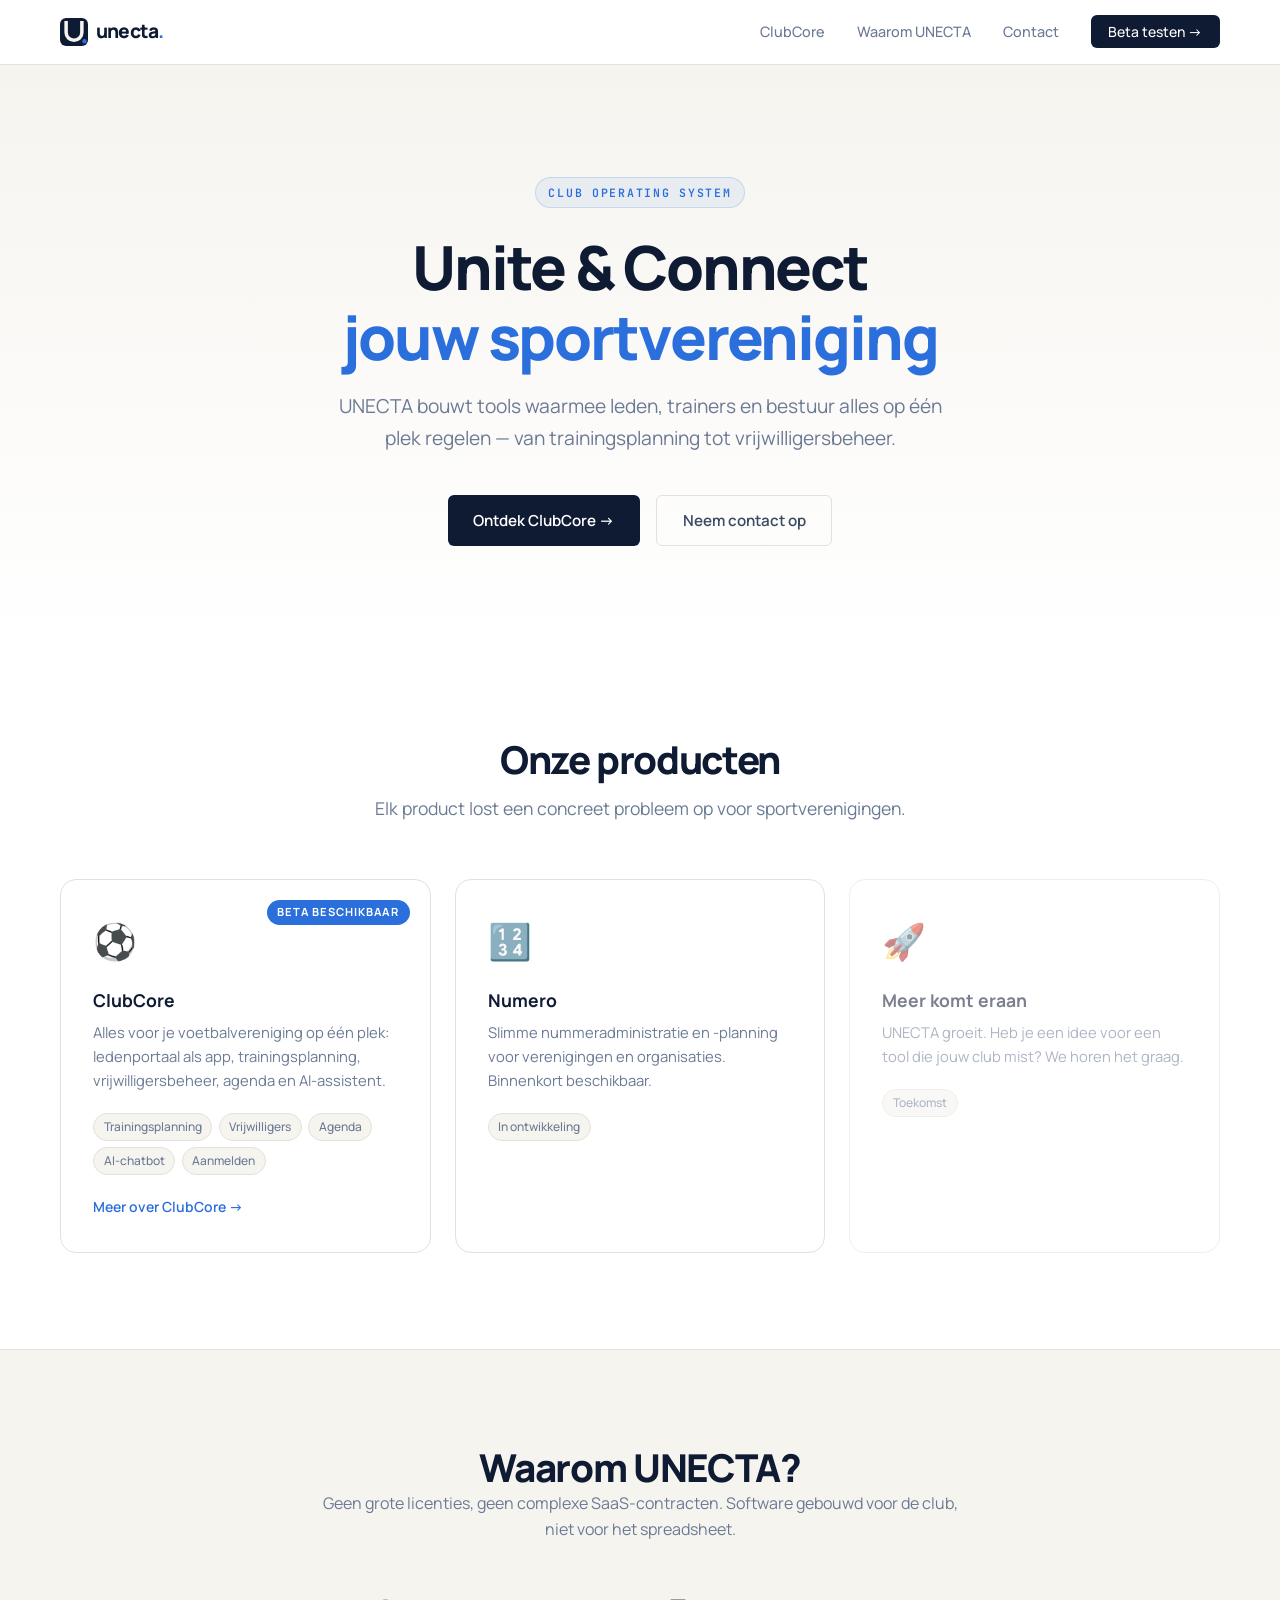
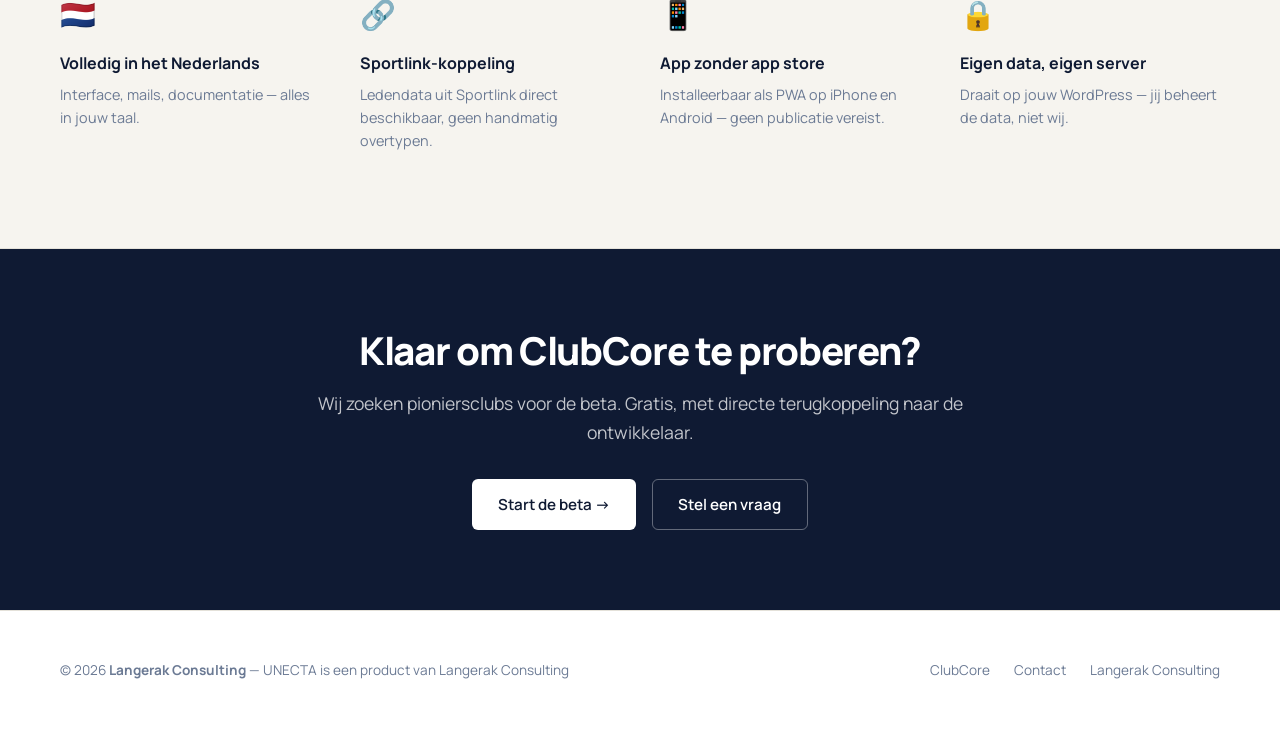
<file: index.html>
<!DOCTYPE html>
<html lang="nl">
<head>
  <meta charset="UTF-8" />
  <meta name="viewport" content="width=device-width, initial-scale=1.0" />
  <title>unecta. — Club Operating System</title>
  <meta name="description" content="UNECTA bouwt software voor sportverenigingen. Unite en connect jouw club met slimme tools voor leden, trainers en bestuur." />

  <!-- Favicon -->
  <link rel="icon" type="image/svg+xml" href="/assets/img/svg/unecta-favicon.svg" />
  <link rel="icon" type="image/png" sizes="32x32" href="/assets/img/png/unecta-favicon-32.png" />
  <link rel="icon" type="image/png" sizes="16x16" href="/assets/img/png/unecta-favicon-16.png" />

  <!-- Fonts -->
  <link rel="preconnect" href="https://fonts.googleapis.com" />
  <link rel="preconnect" href="https://fonts.gstatic.com" crossorigin />
  <link href="https://fonts.googleapis.com/css2?family=Manrope:wght@400;500;600;700;800&family=JetBrains+Mono:wght@500&display=swap" rel="stylesheet" />

  <link rel="stylesheet" href="/assets/css/main.css" />
</head>
<body>

  <!-- ── Nav ───────────────────────────────────────────── -->
  <header class="nav">
    <div class="container nav__inner">
      <a href="/" class="nav__logo">
        <!-- UNECTA monogram (U-vorm) -->
        <svg width="28" height="28" viewBox="0 0 128 128" fill="none" xmlns="http://www.w3.org/2000/svg" aria-hidden="true">
          <rect width="128" height="128" rx="28" fill="#0F1A33"/>
          <path d="M 28 22 L 28 66 A 36 36 0 0 0 100 66 L 100 22" fill="none" stroke="#F6F4EF" stroke-width="16" stroke-linecap="square"/>
          <circle cx="112" cy="106" r="10" fill="#2A6FDB"/>
        </svg>
        <span>unecta<span style="color:var(--color-accent)">.</span></span>
      </a>
      <nav>
        <ul class="nav__links">
          <li><a href="/clubcore">ClubCore</a></li>
          <li><a href="#waarom">Waarom UNECTA</a></li>
          <li><a href="mailto:peter@langerak.org">Contact</a></li>
          <li><a href="https://clubcore.unecta.nl" class="nav__cta">Beta testen →</a></li>
        </ul>
      </nav>
    </div>
  </header>

  <!-- ── Hero ──────────────────────────────────────────── -->
  <section class="hero">
    <div class="container">
      <div class="hero__eyebrow" style="font-family:var(--font-mono);font-size:.72rem;letter-spacing:.15em">CLUB OPERATING SYSTEM</div>
      <h1 class="hero__title">
        Unite &amp; Connect<br />
        <span>jouw sportvereniging</span>
      </h1>
      <p class="hero__sub">
        UNECTA bouwt tools waarmee leden, trainers en bestuur alles op één plek regelen —
        van trainingsplanning tot vrijwilligersbeheer.
      </p>
      <div class="hero__actions">
        <a href="/clubcore" class="btn btn--primary">Ontdek ClubCore →</a>
        <a href="mailto:peter@langerak.org" class="btn btn--ghost">Neem contact op</a>
      </div>
    </div>
  </section>

  <!-- ── Producten ──────────────────────────────────────── -->
  <section class="products">
    <div class="container">
      <div class="products__header">
        <h2>Onze producten</h2>
        <p>Elk product lost een concreet probleem op voor sportverenigingen.</p>
      </div>

      <div class="products__grid">

        <!-- ClubCore -->
        <div class="product-card product-card--featured">
          <div class="product-card__icon">⚽</div>
          <div class="product-card__name">ClubCore</div>
          <p class="product-card__desc">
            Alles voor je voetbalvereniging op één plek: ledenportaal als app,
            trainingsplanning, vrijwilligersbeheer, agenda en AI-assistent.
          </p>
          <div class="product-card__tags">
            <span class="tag">Trainingsplanning</span>
            <span class="tag">Vrijwilligers</span>
            <span class="tag">Agenda</span>
            <span class="tag">AI-chatbot</span>
            <span class="tag">Aanmelden</span>
          </div>
          <a href="/clubcore" class="product-card__link">Meer over ClubCore →</a>
        </div>

        <!-- Numero -->
        <div class="product-card">
          <div class="product-card__icon">🔢</div>
          <div class="product-card__name">Numero</div>
          <p class="product-card__desc">
            Slimme nummeradministratie en -planning voor verenigingen en organisaties.
            Binnenkort beschikbaar.
          </p>
          <div class="product-card__tags">
            <span class="tag">In ontwikkeling</span>
          </div>
        </div>

        <!-- Placeholder toekomstig product -->
        <div class="product-card" style="opacity:.55; pointer-events:none;">
          <div class="product-card__icon">🚀</div>
          <div class="product-card__name">Meer komt eraan</div>
          <p class="product-card__desc">
            UNECTA groeit. Heb je een idee voor een tool die jouw club mist?
            We horen het graag.
          </p>
          <div class="product-card__tags">
            <span class="tag">Toekomst</span>
          </div>
        </div>

      </div>
    </div>
  </section>

  <!-- ── Waarom UNECTA ──────────────────────────────────── -->
  <section class="why" id="waarom">
    <div class="container">
      <div class="text-center">
        <h2>Waarom UNECTA?</h2>
        <p class="text-muted mt-2" style="margin:0 auto">
          Geen grote licenties, geen complexe SaaS-contracten. Software gebouwd voor de club, niet voor het spreadsheet.
        </p>
      </div>
      <div class="why__grid">
        <div class="why-item">
          <div class="why-item__icon">🇳🇱</div>
          <div class="why-item__title">Volledig in het Nederlands</div>
          <p class="why-item__text">Interface, mails, documentatie — alles in jouw taal.</p>
        </div>
        <div class="why-item">
          <div class="why-item__icon">🔗</div>
          <div class="why-item__title">Sportlink-koppeling</div>
          <p class="why-item__text">Ledendata uit Sportlink direct beschikbaar, geen handmatig overtypen.</p>
        </div>
        <div class="why-item">
          <div class="why-item__icon">📱</div>
          <div class="why-item__title">App zonder app store</div>
          <p class="why-item__text">Installeerbaar als PWA op iPhone en Android — geen publicatie vereist.</p>
        </div>
        <div class="why-item">
          <div class="why-item__icon">🔒</div>
          <div class="why-item__title">Eigen data, eigen server</div>
          <p class="why-item__text">Draait op jouw WordPress — jij beheert de data, niet wij.</p>
        </div>
      </div>
    </div>
  </section>

  <!-- ── CTA ───────────────────────────────────────────── -->
  <section class="cta-section">
    <div class="container">
      <h2>Klaar om ClubCore te proberen?</h2>
      <p>Wij zoeken pioniersclubs voor de beta. Gratis, met directe terugkoppeling naar de ontwikkelaar.</p>
      <div class="hero__actions">
        <a href="https://clubcore.unecta.nl" class="btn btn--primary">Start de beta →</a>
        <a href="mailto:peter@langerak.org" class="btn btn--ghost">Stel een vraag</a>
      </div>
    </div>
  </section>

  <!-- ── Footer ─────────────────────────────────────────── -->
  <footer class="footer">
    <div class="container footer__inner">
      <p class="footer__copy">
        © 2026 <strong>Langerak Consulting</strong> — UNECTA is een product van Langerak Consulting
      </p>
      <ul class="footer__links">
        <li><a href="/clubcore">ClubCore</a></li>
        <li><a href="mailto:peter@langerak.org">Contact</a></li>
        <li><a href="https://langerakconsulting.nl">Langerak Consulting</a></li>
      </ul>
    </div>
  </footer>

</body>
</html>
</file>
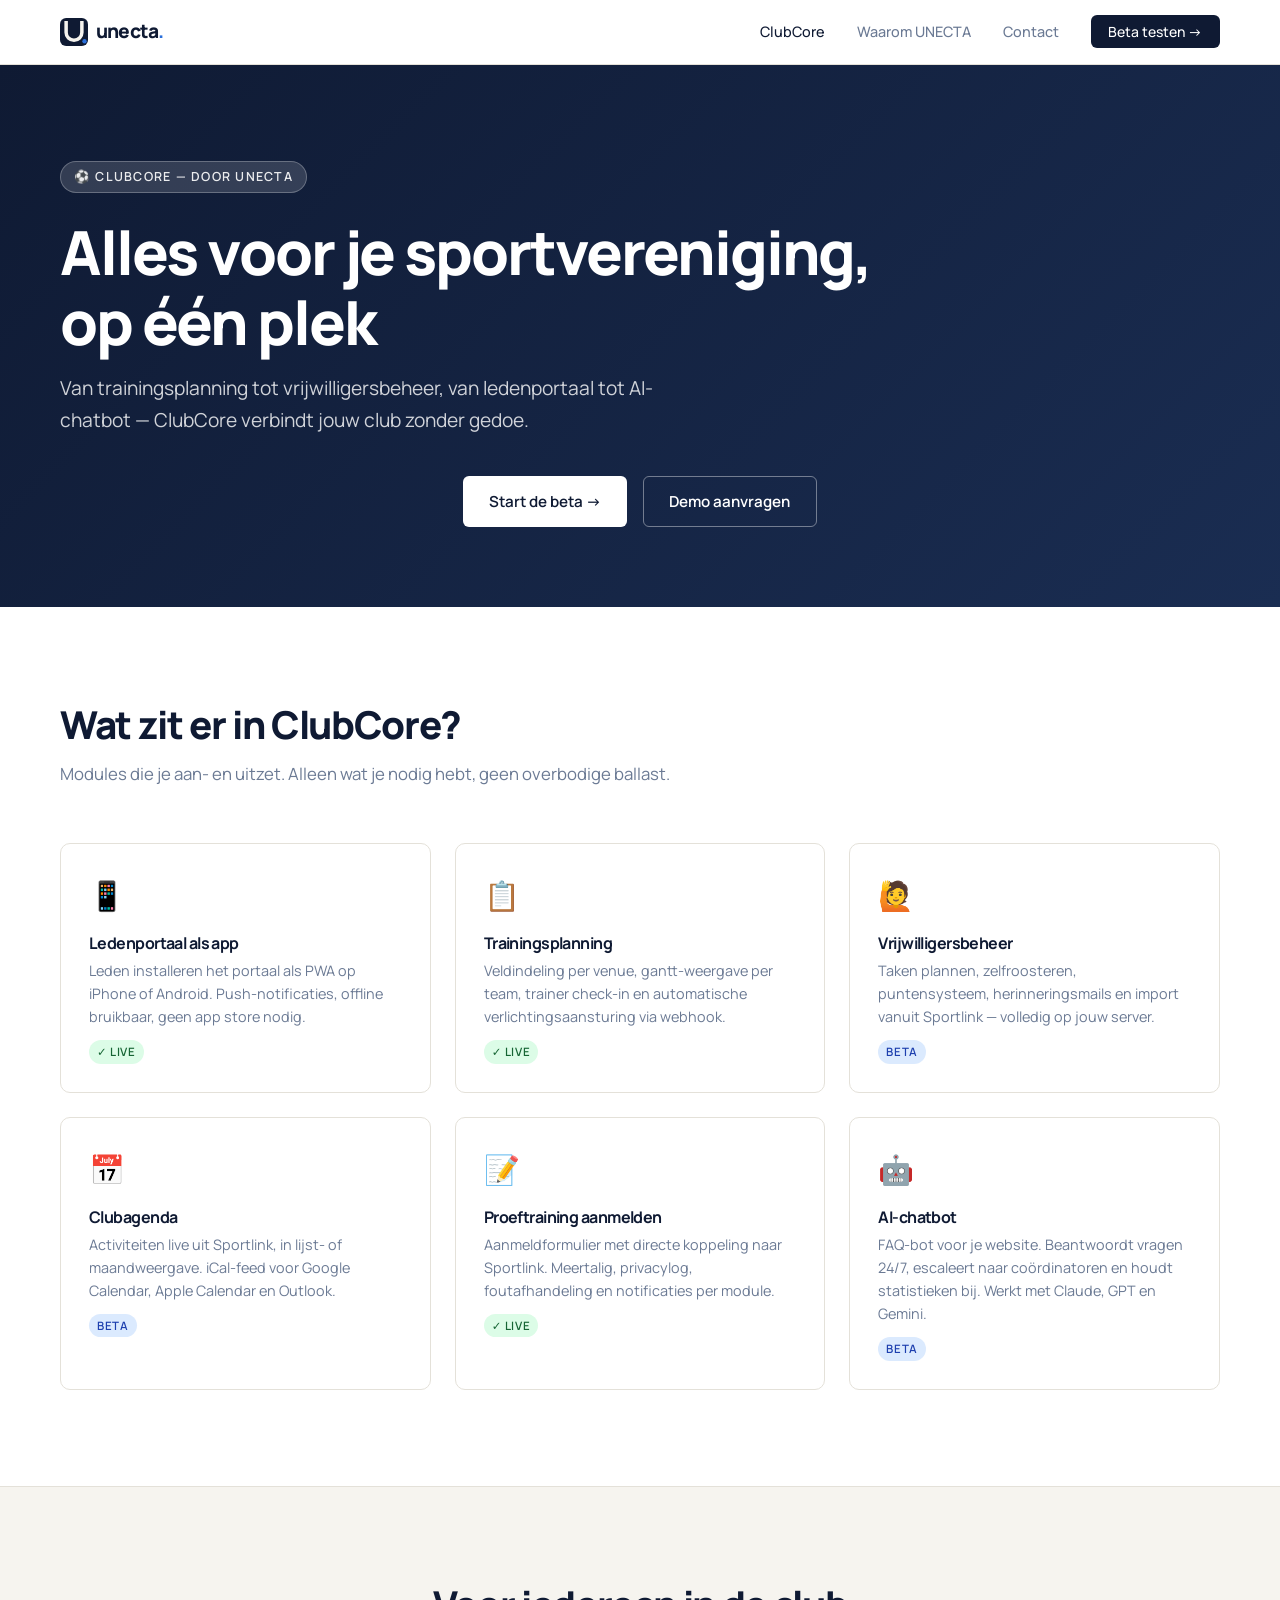
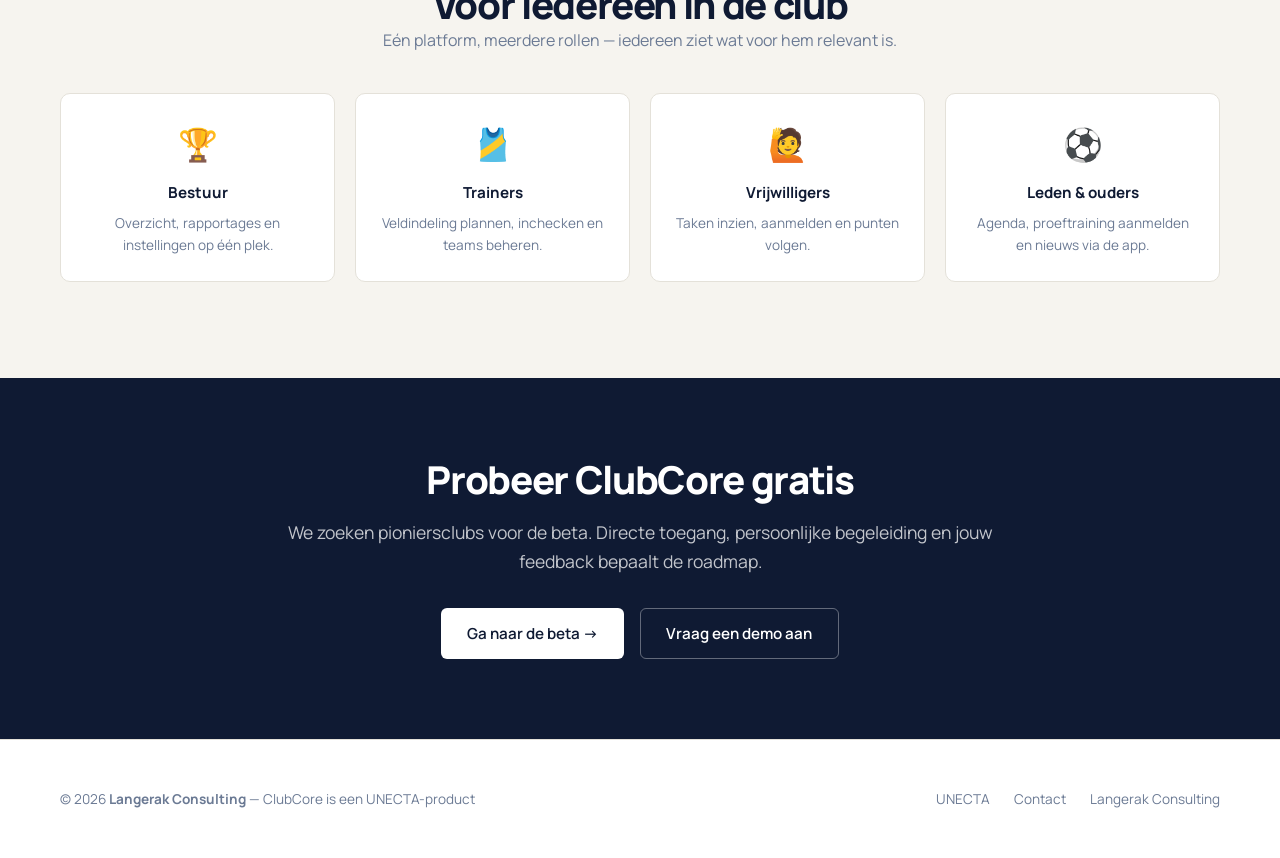
<file: clubcore/index.html>
<!DOCTYPE html>
<html lang="nl">
<head>
  <meta charset="UTF-8" />
  <meta name="viewport" content="width=device-width, initial-scale=1.0" />
  <title>ClubCore — Alles voor je sportvereniging | UNECTA</title>
  <meta name="description" content="ClubCore is de complete plugin-suite voor Nederlandse sportverenigingen. Trainingsplanning, vrijwilligersbeheer, agenda, AI-chatbot en meer — als PWA op je telefoon." />

  <!-- Favicon -->
  <link rel="icon" type="image/svg+xml" href="/assets/img/svg/unecta-favicon.svg" />
  <link rel="icon" type="image/png" sizes="32x32" href="/assets/img/png/unecta-favicon-32.png" />

  <!-- Fonts -->
  <link rel="preconnect" href="https://fonts.googleapis.com" />
  <link rel="preconnect" href="https://fonts.gstatic.com" crossorigin />
  <link href="https://fonts.googleapis.com/css2?family=Manrope:wght@400;500;600;700;800&family=JetBrains+Mono:wght@500&display=swap" rel="stylesheet" />

  <link rel="stylesheet" href="/assets/css/main.css" />
</head>
<body>

  <!-- ── Nav ───────────────────────────────────────────── -->
  <header class="nav">
    <div class="container nav__inner">
      <a href="/" class="nav__logo">
        <svg width="28" height="28" viewBox="0 0 128 128" fill="none" xmlns="http://www.w3.org/2000/svg" aria-hidden="true">
          <rect width="128" height="128" rx="28" fill="#0F1A33"/>
          <path d="M 28 22 L 28 66 A 36 36 0 0 0 100 66 L 100 22" fill="none" stroke="#F6F4EF" stroke-width="16" stroke-linecap="square"/>
          <circle cx="112" cy="106" r="10" fill="#2A6FDB"/>
        </svg>
        <span>unecta<span style="color:var(--color-accent)">.</span></span>
      </a>
      <nav>
        <ul class="nav__links">
          <li><a href="/clubcore" style="color:var(--color-dark)">ClubCore</a></li>
          <li><a href="/#waarom">Waarom UNECTA</a></li>
          <li><a href="mailto:peter@langerak.org">Contact</a></li>
          <li><a href="https://clubcore.unecta.nl" class="nav__cta">Beta testen →</a></li>
        </ul>
      </nav>
    </div>
  </header>

  <!-- ── Product hero ──────────────────────────────────── -->
  <section class="product-hero">
    <div class="container">
      <div class="product-hero__badge">⚽ ClubCore — door UNECTA</div>
      <h1>Alles voor je sportvereniging,<br />op één plek</h1>
      <p class="product-hero__sub">
        Van trainingsplanning tot vrijwilligersbeheer, van ledenportaal tot
        AI-chatbot — ClubCore verbindt jouw club zonder gedoe.
      </p>
      <div class="hero__actions">
        <a href="https://clubcore.unecta.nl" class="btn btn--primary">Start de beta →</a>
        <a href="mailto:peter@langerak.org" class="btn btn--ghost">Demo aanvragen</a>
      </div>
    </div>
  </section>

  <!-- ── Features ───────────────────────────────────────── -->
  <section class="features">
    <div class="container">
      <div class="features__header">
        <h2>Wat zit er in ClubCore?</h2>
        <p>Modules die je aan- en uitzet. Alleen wat je nodig hebt, geen overbodige ballast.</p>
      </div>

      <div class="features__grid">

        <div class="feature-card">
          <div class="feature-card__icon">📱</div>
          <h3 class="feature-card__title">Ledenportaal als app</h3>
          <p class="feature-card__desc">
            Leden installeren het portaal als PWA op iPhone of Android.
            Push-notificaties, offline bruikbaar, geen app store nodig.
          </p>
          <span class="status status--live">✓ Live</span>
        </div>

        <div class="feature-card">
          <div class="feature-card__icon">📋</div>
          <h3 class="feature-card__title">Trainingsplanning</h3>
          <p class="feature-card__desc">
            Veldindeling per venue, gantt-weergave per team, trainer check-in
            en automatische verlichtingsaansturing via webhook.
          </p>
          <span class="status status--live">✓ Live</span>
        </div>

        <div class="feature-card">
          <div class="feature-card__icon">🙋</div>
          <h3 class="feature-card__title">Vrijwilligersbeheer</h3>
          <p class="feature-card__desc">
            Taken plannen, zelfroosteren, puntensysteem, herinneringsmails
            en import vanuit Sportlink — volledig op jouw server.
          </p>
          <span class="status status--beta">Beta</span>
        </div>

        <div class="feature-card">
          <div class="feature-card__icon">📅</div>
          <h3 class="feature-card__title">Clubagenda</h3>
          <p class="feature-card__desc">
            Activiteiten live uit Sportlink, in lijst- of maandweergave.
            iCal-feed voor Google Calendar, Apple Calendar en Outlook.
          </p>
          <span class="status status--beta">Beta</span>
        </div>

        <div class="feature-card">
          <div class="feature-card__icon">📝</div>
          <h3 class="feature-card__title">Proeftraining aanmelden</h3>
          <p class="feature-card__desc">
            Aanmeldformulier met directe koppeling naar Sportlink.
            Meertalig, privacylog, foutafhandeling en notificaties per module.
          </p>
          <span class="status status--live">✓ Live</span>
        </div>

        <div class="feature-card">
          <div class="feature-card__icon">🤖</div>
          <h3 class="feature-card__title">AI-chatbot</h3>
          <p class="feature-card__desc">
            FAQ-bot voor je website. Beantwoordt vragen 24/7, escaleert
            naar coördinatoren en houdt statistieken bij. Werkt met Claude, GPT en Gemini.
          </p>
          <span class="status status--beta">Beta</span>
        </div>

      </div>
    </div>
  </section>

  <!-- ── Voor wie ────────────────────────────────────────── -->
  <section class="for-who">
    <div class="container">
      <div class="text-center">
        <h2>Voor iedereen in de club</h2>
        <p class="text-muted mt-2" style="margin:0 auto">
          Eén platform, meerdere rollen — iedereen ziet wat voor hem relevant is.
        </p>
      </div>
      <div class="for-who__grid">
        <div class="role-card">
          <div class="role-card__icon">🏆</div>
          <div class="role-card__title">Bestuur</div>
          <p class="role-card__desc">Overzicht, rapportages en instellingen op één plek.</p>
        </div>
        <div class="role-card">
          <div class="role-card__icon">🎽</div>
          <div class="role-card__title">Trainers</div>
          <p class="role-card__desc">Veldindeling plannen, inchecken en teams beheren.</p>
        </div>
        <div class="role-card">
          <div class="role-card__icon">🙋</div>
          <div class="role-card__title">Vrijwilligers</div>
          <p class="role-card__desc">Taken inzien, aanmelden en punten volgen.</p>
        </div>
        <div class="role-card">
          <div class="role-card__icon">⚽</div>
          <div class="role-card__title">Leden &amp; ouders</div>
          <p class="role-card__desc">Agenda, proeftraining aanmelden en nieuws via de app.</p>
        </div>
      </div>
    </div>
  </section>

  <!-- ── CTA ───────────────────────────────────────────── -->
  <section class="cta-section">
    <div class="container">
      <h2>Probeer ClubCore gratis</h2>
      <p>
        We zoeken pioniersclubs voor de beta. Directe toegang, persoonlijke
        begeleiding en jouw feedback bepaalt de roadmap.
      </p>
      <div class="hero__actions">
        <a href="https://clubcore.unecta.nl" class="btn btn--primary">Ga naar de beta →</a>
        <a href="mailto:peter@langerak.org" class="btn btn--ghost">Vraag een demo aan</a>
      </div>
    </div>
  </section>

  <!-- ── Footer ─────────────────────────────────────────── -->
  <footer class="footer">
    <div class="container footer__inner">
      <p class="footer__copy">
        © 2026 <strong>Langerak Consulting</strong> — ClubCore is een UNECTA-product
      </p>
      <ul class="footer__links">
        <li><a href="/">UNECTA</a></li>
        <li><a href="mailto:peter@langerak.org">Contact</a></li>
        <li><a href="https://langerakconsulting.nl">Langerak Consulting</a></li>
      </ul>
    </div>
  </footer>

</body>
</html>
</file>
<file: assets/css/main.css>
/* ═══════════════════════════════════════════════════════
   UNECTA — main.css
   Brand: Ink #0F1A33 · Blue #2A6FDB · Cream #F6F4EF
   Font:  Manrope 800 + JetBrains Mono 500
   ═══════════════════════════════════════════════════════ */

:root {
  /* Brand */
  --color-primary:       #0F1A33;   /* Ink — hoofd */
  --color-primary-light: #1a2d52;   /* Ink licht */
  --color-accent:        #2A6FDB;   /* Blue */
  --color-accent-hover:  #2260c4;   /* Blue donkerder */
  --color-cream:         #F6F4EF;   /* Cream — achtergrond */

  /* Neutrals */
  --color-dark:      #0F1A33;
  --color-body:      #3a4a63;
  --color-muted:     #6b7a94;
  --color-border:    #e4e1d9;       /* Cream-tinted border */
  --color-surface:   #F6F4EF;       /* Cream */
  --color-white:     #ffffff;

  /* Typography */
  --font-sans: 'Manrope', system-ui, -apple-system, sans-serif;
  --font-mono: 'JetBrains Mono', ui-monospace, monospace;

  /* Spacing */
  --radius-sm: 6px;
  --radius-md: 10px;
  --radius-lg: 16px;

  /* Shadows */
  --shadow-sm: 0 1px 3px rgba(0,0,0,.08), 0 1px 2px rgba(0,0,0,.06);
  --shadow-md: 0 4px 16px rgba(0,0,0,.10);
  --shadow-lg: 0 12px 40px rgba(0,0,0,.14);
}

/* ── Reset ──────────────────────────────────────────────── */
*, *::before, *::after { box-sizing: border-box; margin: 0; padding: 0; }

html { scroll-behavior: smooth; -webkit-text-size-adjust: 100%; }

body {
  font-family: var(--font-sans);
  font-size: 16px;
  line-height: 1.65;
  color: var(--color-body);
  background: var(--color-white);
  -webkit-font-smoothing: antialiased;
}

img, svg { display: block; max-width: 100%; }
a { color: inherit; text-decoration: none; }
button { cursor: pointer; font-family: inherit; border: none; background: none; }

/* ── Typography ─────────────────────────────────────────── */
h1, h2, h3, h4 {
  color: var(--color-dark);
  line-height: 1.15;
  font-weight: 800;
  letter-spacing: -0.035em;
}
h1 { font-size: clamp(2.4rem, 5vw, 3.8rem); }
h2 { font-size: clamp(1.7rem, 3vw, 2.6rem); }
h3 { font-size: 1.15rem; font-weight: 700; }
p  { max-width: 65ch; }

/* ── Layout ─────────────────────────────────────────────── */
.container {
  width: min(1160px, 100% - 3rem);
  margin-inline: auto;
}

section { padding: 6rem 0; }

/* ── Nav ────────────────────────────────────────────────── */
.nav {
  position: sticky;
  top: 0;
  z-index: 100;
  background: rgba(255,255,255,.85);
  backdrop-filter: blur(12px);
  -webkit-backdrop-filter: blur(12px);
  border-bottom: 1px solid var(--color-border);
}

.nav__inner {
  display: flex;
  align-items: center;
  justify-content: space-between;
  height: 64px;
}

.nav__logo {
  display: flex;
  align-items: center;
  gap: .5rem;
  font-weight: 800;
  font-size: 1.2rem;
  color: var(--color-dark);
  letter-spacing: -0.04em;
}

.nav__logo svg { flex-shrink: 0; }

.nav__links {
  display: flex;
  align-items: center;
  gap: 2rem;
  list-style: none;
  font-size: .9rem;
  font-weight: 500;
  color: var(--color-muted);
}

.nav__links a:hover { color: var(--color-dark); }

.nav__cta {
  background: var(--color-primary);
  color: var(--color-white) !important;
  padding: .45rem 1.1rem;
  border-radius: var(--radius-sm);
  font-size: .875rem !important;
  transition: background .15s;
}
.nav__cta:hover { background: var(--color-primary-light) !important; }

@media (max-width: 680px) {
  .nav__links { display: none; }
}

/* ── Buttons ─────────────────────────────────────────────── */
.btn {
  display: inline-flex;
  align-items: center;
  gap: .5rem;
  padding: .75rem 1.6rem;
  border-radius: var(--radius-sm);
  font-size: .95rem;
  font-weight: 600;
  transition: all .15s;
  white-space: nowrap;
}

.btn--primary {
  background: var(--color-primary);
  color: var(--color-white);
}
.btn--primary:hover { background: var(--color-primary-light); transform: translateY(-1px); box-shadow: var(--shadow-md); }

.btn--ghost {
  background: transparent;
  color: var(--color-body);
  border: 1.5px solid var(--color-border);
}
.btn--ghost:hover { border-color: var(--color-primary); color: var(--color-primary); }

/* ── Hero ────────────────────────────────────────────────── */
.hero {
  padding: 7rem 0 6rem;
  text-align: center;
  background: linear-gradient(180deg, var(--color-cream) 0%, var(--color-white) 100%);
}

.hero__eyebrow {
  display: inline-flex;
  align-items: center;
  gap: .4rem;
  font-size: .8rem;
  font-weight: 600;
  color: var(--color-accent);
  text-transform: uppercase;
  letter-spacing: .1em;
  margin-bottom: 1.5rem;
  background: rgba(59,125,216,.08);
  padding: .3rem .8rem;
  border-radius: 999px;
  border: 1px solid rgba(59,125,216,.2);
}

.hero__title {
  margin-bottom: 1.25rem;
}

.hero__title span {
  color: var(--color-accent);
}

.hero__sub {
  font-size: 1.2rem;
  color: var(--color-muted);
  max-width: 52ch;
  margin: 0 auto 2.5rem;
}

.hero__actions {
  display: flex;
  gap: 1rem;
  justify-content: center;
  flex-wrap: wrap;
}

/* ── Products grid ──────────────────────────────────────── */
.products { background: var(--color-white); }

.products__header {
  text-align: center;
  margin-bottom: 3.5rem;
}

.products__header p {
  color: var(--color-muted);
  font-size: 1.1rem;
  margin: .75rem auto 0;
}

.products__grid {
  display: grid;
  grid-template-columns: repeat(auto-fit, minmax(300px, 1fr));
  gap: 1.5rem;
}

.product-card {
  border: 1.5px solid var(--color-border);
  border-radius: var(--radius-lg);
  padding: 2rem;
  transition: all .2s;
  position: relative;
  overflow: hidden;
}

.product-card:hover {
  border-color: var(--color-accent);
  box-shadow: var(--shadow-md);
  transform: translateY(-2px);
}

.product-card--featured::before {
  content: 'Beta beschikbaar';
  position: absolute;
  top: 1.25rem;
  right: 1.25rem;
  font-size: .7rem;
  font-weight: 700;
  text-transform: uppercase;
  letter-spacing: .08em;
  background: var(--color-accent);
  color: white;
  padding: .2rem .65rem;
  border-radius: 999px;
}

.product-card__icon {
  font-size: 2.2rem;
  margin-bottom: 1rem;
}

.product-card__name {
  font-size: 1.1rem;
  font-weight: 700;
  color: var(--color-dark);
  margin-bottom: .4rem;
}

.product-card__desc {
  font-size: .925rem;
  color: var(--color-muted);
  line-height: 1.6;
  margin-bottom: 1.25rem;
}

.product-card__tags {
  display: flex;
  flex-wrap: wrap;
  gap: .4rem;
}

.tag {
  font-size: .75rem;
  font-weight: 500;
  padding: .2rem .6rem;
  border-radius: 999px;
  background: var(--color-surface);
  color: var(--color-muted);
  border: 1px solid var(--color-border);
}

.product-card__link {
  display: inline-flex;
  align-items: center;
  gap: .3rem;
  font-size: .875rem;
  font-weight: 600;
  color: var(--color-accent);
  margin-top: 1.25rem;
}
.product-card__link:hover { gap: .5rem; }

/* ── Why UNECTA ─────────────────────────────────────────── */
.why {
  background: var(--color-surface);
  border-top: 1px solid var(--color-border);
  border-bottom: 1px solid var(--color-border);
}

.why__grid {
  display: grid;
  grid-template-columns: repeat(auto-fit, minmax(220px, 1fr));
  gap: 2.5rem;
  margin-top: 3rem;
}

.why-item__icon {
  font-size: 1.8rem;
  margin-bottom: .75rem;
}

.why-item__title {
  font-size: 1rem;
  font-weight: 700;
  color: var(--color-dark);
  margin-bottom: .4rem;
}

.why-item__text {
  font-size: .9rem;
  color: var(--color-muted);
  line-height: 1.6;
  max-width: 32ch;
}

/* ── CTA section ─────────────────────────────────────────── */
.cta-section {
  text-align: center;
  background: var(--color-primary);
  padding: 5rem 0;
}

.cta-section h2 { color: white; }
.cta-section p  { color: rgba(255,255,255,.75); margin: 1rem auto 2rem; font-size: 1.1rem; }

.cta-section .btn--ghost {
  color: white;
  border-color: rgba(255,255,255,.35);
}
.cta-section .btn--ghost:hover {
  border-color: white;
  background: rgba(255,255,255,.1);
}

.cta-section .btn--primary {
  background: white;
  color: var(--color-primary);
}
.cta-section .btn--primary:hover { background: var(--color-surface); }

/* ── Footer ─────────────────────────────────────────────── */
.footer {
  padding: 3rem 0;
  border-top: 1px solid var(--color-border);
}

.footer__inner {
  display: flex;
  align-items: center;
  justify-content: space-between;
  flex-wrap: wrap;
  gap: 1rem;
}

.footer__copy {
  font-size: .85rem;
  color: var(--color-muted);
}

.footer__links {
  display: flex;
  gap: 1.5rem;
  list-style: none;
  font-size: .85rem;
}

.footer__links a {
  color: var(--color-muted);
}
.footer__links a:hover { color: var(--color-dark); }

/* ── Product page specific ──────────────────────────────── */
.product-hero {
  padding: 6rem 0 5rem;
  background: linear-gradient(135deg, var(--color-primary) 0%, var(--color-primary-light) 100%);
  color: white;
}

.product-hero__badge {
  display: inline-flex;
  align-items: center;
  gap: .4rem;
  font-size: .78rem;
  font-weight: 600;
  text-transform: uppercase;
  letter-spacing: .1em;
  background: rgba(255,255,255,.15);
  border: 1px solid rgba(255,255,255,.25);
  padding: .3rem .8rem;
  border-radius: 999px;
  margin-bottom: 1.5rem;
  color: rgba(255,255,255,.9);
}

.product-hero h1 { color: white; margin-bottom: 1rem; }

.product-hero__sub {
  font-size: 1.2rem;
  color: rgba(255,255,255,.8);
  max-width: 50ch;
  margin-bottom: 2.5rem;
}

.product-hero .btn--ghost {
  color: white;
  border-color: rgba(255,255,255,.4);
}
.product-hero .btn--ghost:hover {
  border-color: white;
  background: rgba(255,255,255,.1);
  color: white;
}

.product-hero .btn--primary {
  background: white;
  color: var(--color-primary);
}

/* Features grid */
.features { background: var(--color-white); }

.features__header { margin-bottom: 3.5rem; }
.features__header p { color: var(--color-muted); font-size: 1.05rem; margin-top: .75rem; }

.features__grid {
  display: grid;
  grid-template-columns: repeat(auto-fit, minmax(280px, 1fr));
  gap: 1.5rem;
}

.feature-card {
  padding: 1.75rem;
  border: 1.5px solid var(--color-border);
  border-radius: var(--radius-md);
  transition: all .2s;
}

.feature-card:hover {
  border-color: var(--color-accent);
  box-shadow: var(--shadow-sm);
}

.feature-card__icon { font-size: 1.8rem; margin-bottom: .9rem; }
.feature-card__title { font-size: 1rem; margin-bottom: .4rem; }
.feature-card__desc { font-size: .9rem; color: var(--color-muted); line-height: 1.6; max-width: none; }

/* Status badges */
.status {
  display: inline-flex;
  align-items: center;
  gap: .3rem;
  font-size: .72rem;
  font-weight: 600;
  text-transform: uppercase;
  letter-spacing: .06em;
  padding: .15rem .5rem;
  border-radius: 999px;
  margin-top: .75rem;
}
.status--live { background: #dcfce7; color: #166534; }
.status--beta { background: #dbeafe; color: #1e40af; }
.status--soon { background: #f1f5f9; color: #64748b; }

/* Rollen sectie */
.for-who { background: var(--color-surface); border-top: 1px solid var(--color-border); }
.for-who__grid {
  display: grid;
  grid-template-columns: repeat(auto-fit, minmax(200px, 1fr));
  gap: 1.25rem;
  margin-top: 2.5rem;
}

.role-card {
  background: white;
  border: 1.5px solid var(--color-border);
  border-radius: var(--radius-md);
  padding: 1.5rem;
  text-align: center;
}

.role-card__icon { font-size: 2rem; margin-bottom: .6rem; }
.role-card__title { font-size: .95rem; font-weight: 700; color: var(--color-dark); margin-bottom: .4rem; }
.role-card__desc { font-size: .85rem; color: var(--color-muted); max-width: none; }

/* ── Utilities ────────────────────────────────────────────── */
.text-center { text-align: center; }
.text-muted  { color: var(--color-muted); }
.mt-1 { margin-top: .5rem; }
.mt-2 { margin-top: 1rem; }
.mt-3 { margin-top: 1.5rem; }
</file>
